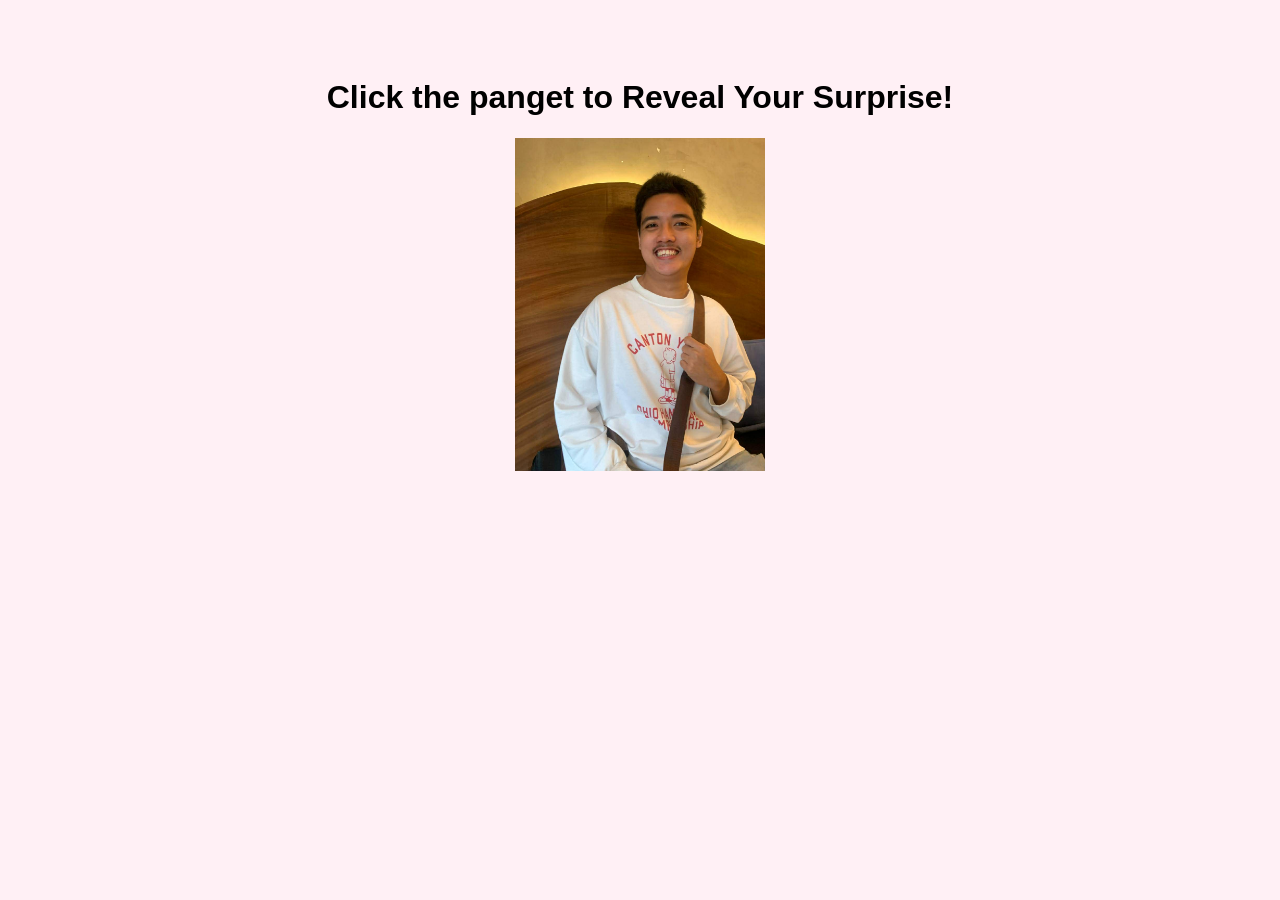
<file: index.html>
<!DOCTYPE html>
<html>
<head>
  <title>To my love</title>
   <meta name="viewport" content="width=device-width, initial-scale=1.0">
  <link rel="stylesheet" href="style.css">
</head>
<body>
  <h1>Click the panget to Reveal Your Surprise!</h1>
  
  <div class="picture-container">
    <img id="picture" src="meme ni along.png" alt="meme ni along">
  </div>

   <div id="surprise" class="hidden">
    <h2> Im sorry love</h2>
    <p>Sorry na pero dapat magsorry karin ginalit moko!</p>
  </div>
  <script src="script.js"></script>
</body>
</html>
</file>
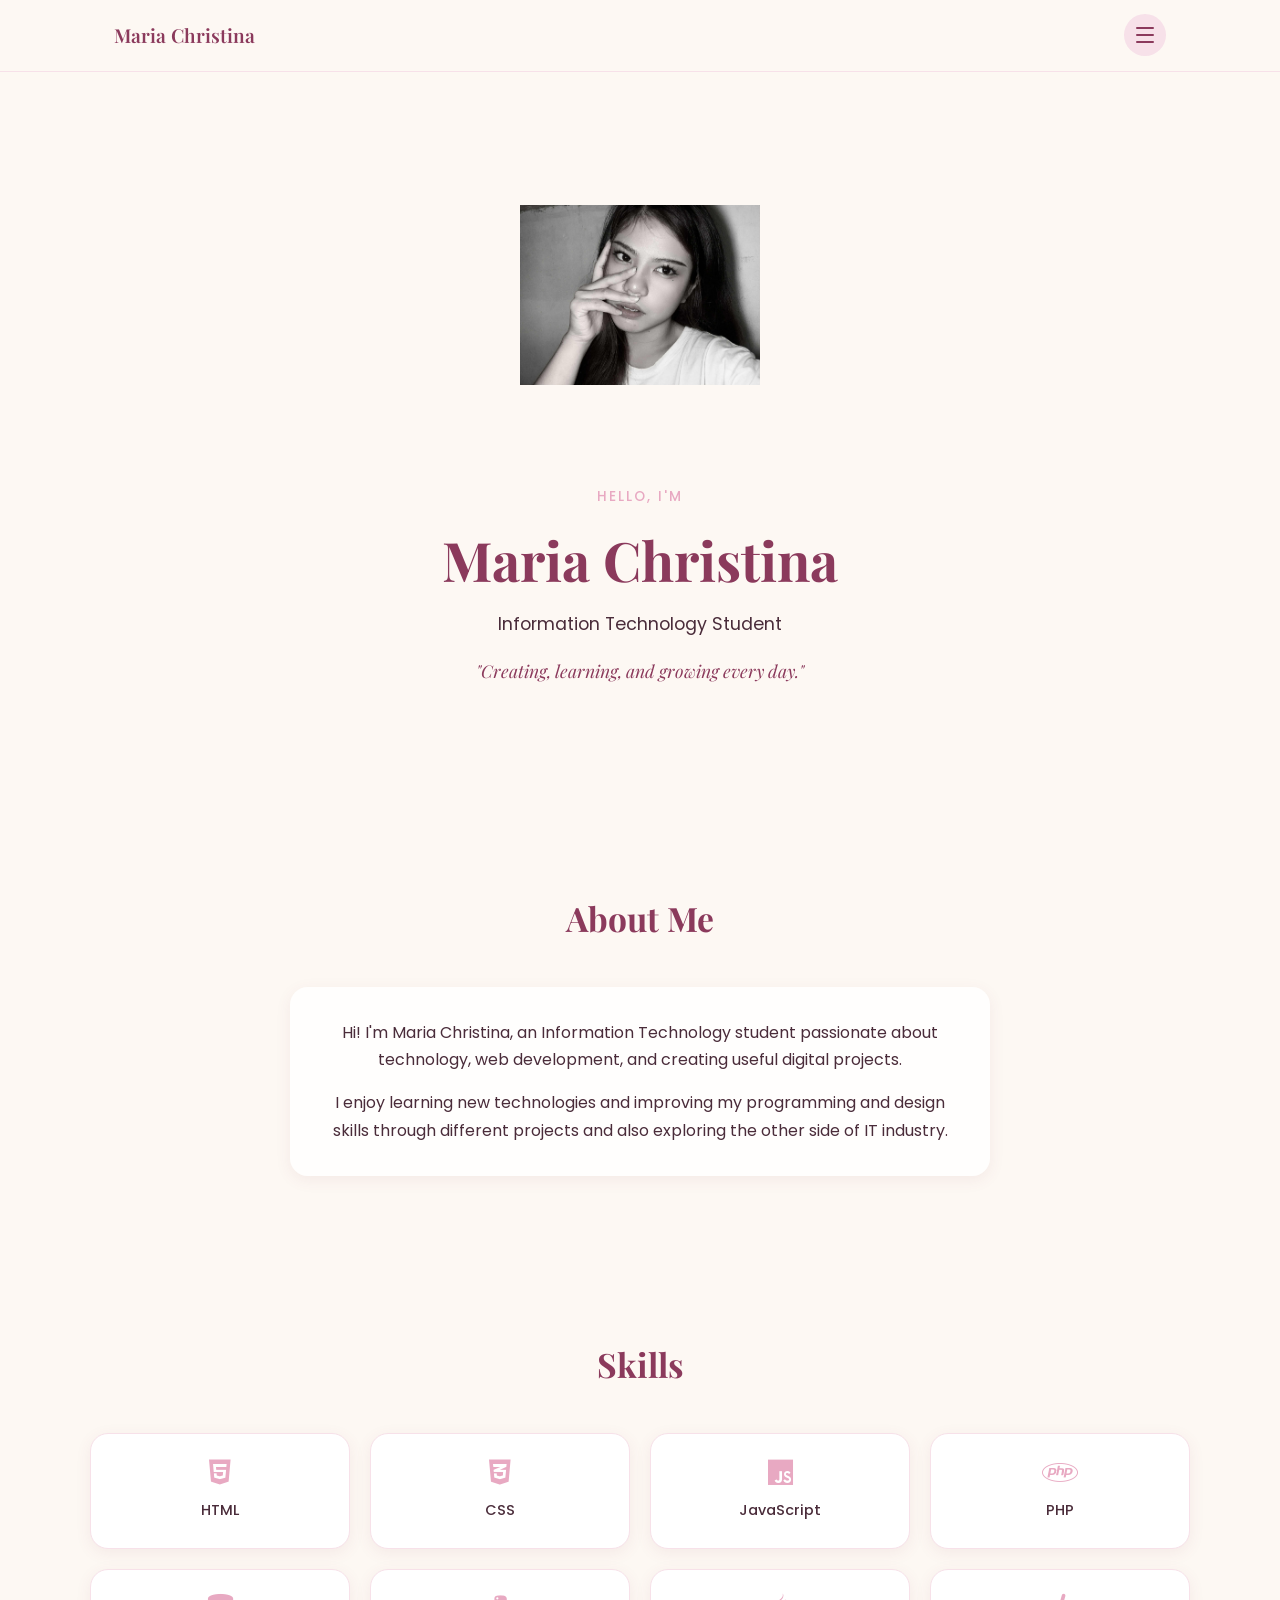
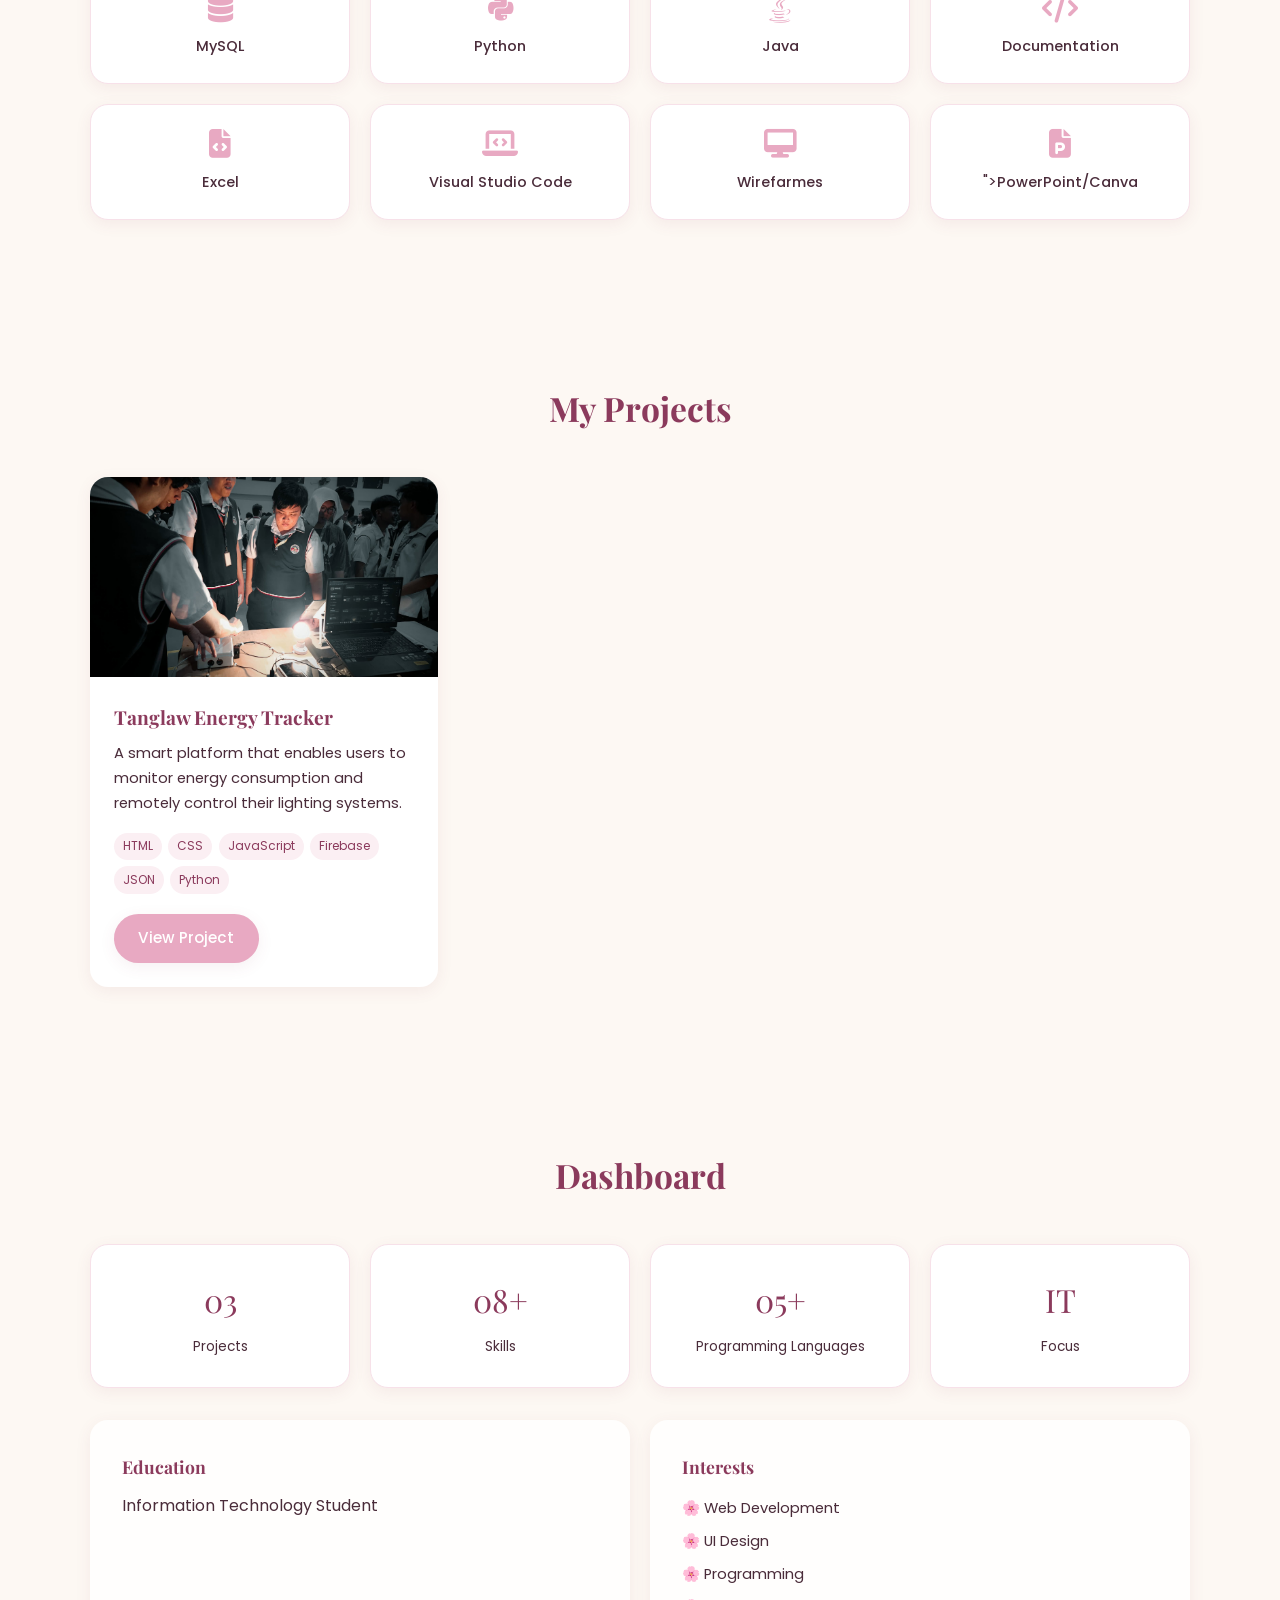
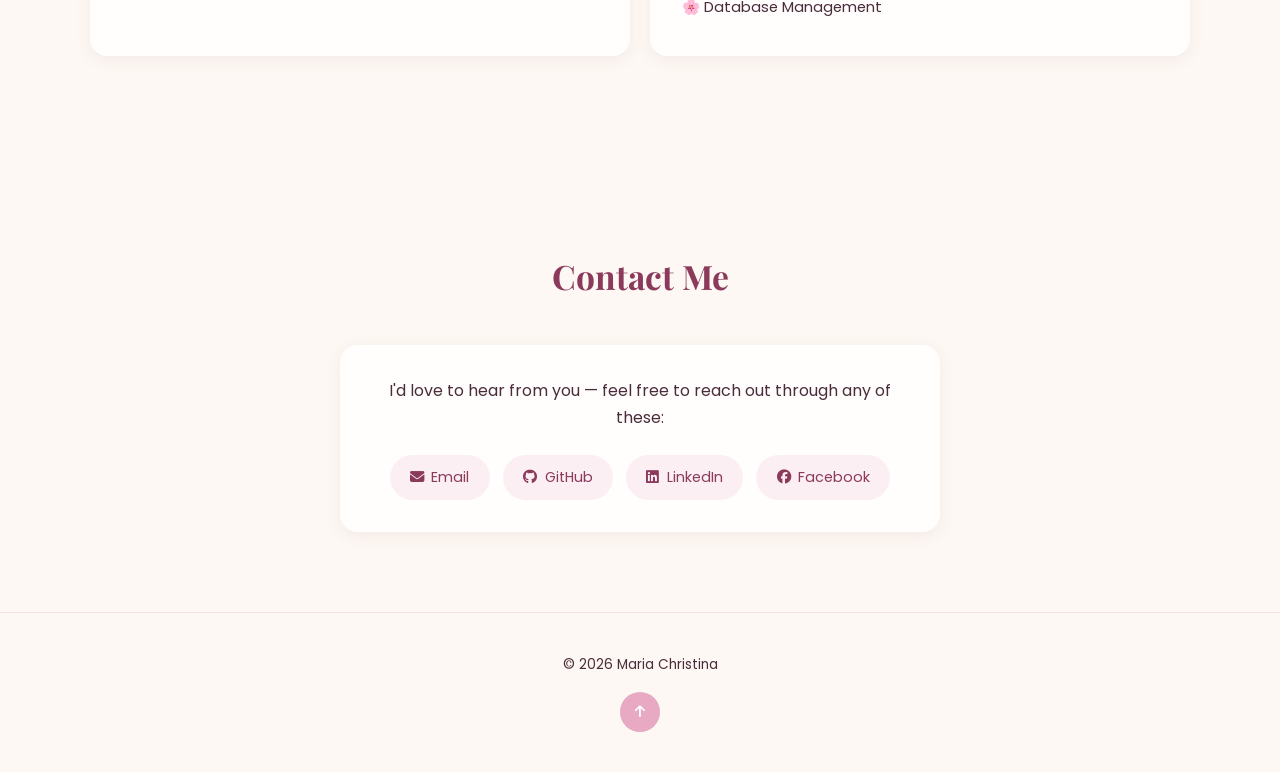
<file: Frontpage.html>
<!DOCTYPE html>
<html lang="en">
<head>
  <meta charset="UTF-8">
  <meta name="viewport" content="width=device-width, initial-scale=1.0">
  <title>Maria Christina | IT Student Portfolio</title>
  <meta name="description" content="Personal portfolio of Maria Christina, an Information Technology student.">

  <!-- Google Fonts: Playfair Display (elegant s erif for headings) + Poppins (clean sans-serif body) -->
  <link rel="preconnect" href="https://fonts.googleapis.com">
  <link href="https://fonts.googleapis.com/css2?family=Playfair+Display:ital,wght@0,500;0,600;0,700;1,500&family=Poppins:wght@300;400;500;600&display=swap" rel="stylesheet">

  <!-- Font Awesome for the hamburger icon and contact icons -->
  <link rel="stylesheet" href="https://cdnjs.cloudflare.com/ajax/libs/font-awesome/6.5.1/css/all.min.css">

  <link rel="stylesheet" href="Frontpage.css">
</head>
<body>

  <!-- ============================================================
       NAVIGATION
  ============================================================ -->
  <header class="navbar">
    <div class="navbar__inner">
      <a href="#home" class="navbar__logo">Maria Christina</a>

      <!-- Hamburger button — three lines, toggles the dropdown menu -->
      <button class="hamburger" id="hamburgerBtn" aria-label="Open menu" aria-expanded="false" aria-controls="navMenu">
        <span></span>
        <span></span>
        <span></span>
      </button>
    </div>

    <!-- Dropdown navigation menu -->
    <nav class="nav-menu" id="navMenu" aria-label="Main navigation">
      <a href="#home">Home</a>
      <a href="#about">About</a>
      <a href="#skills">Skills</a>
      <a href="#projects">Projects</a>
      <a href="#dashboard">Dashboard</a>
      <a href="#contact">Contact</a>
    </nav>
  </header>

  <main>

    <!-- ============================================================
         HERO / HOME SECTION
    ============================================================ -->
    <section id="home" class="hero fade-in">
      <div class="hero__inner">

        <!-- Profile photo with decorative flowers positioned around it.
             Everything is inside .photo-frame, so the flowers always
             move together with the photo. -->
        <div class="photo-frame">
          <!-- CHANGE YOUR PROFILE PHOTO HERE -->
          <img src="profile.png" alt="Photo of Maria Christina" class="profile picture">

        </div>

        <div class="hero__text">
          <p class="hero__eyebrow">HELLO, I'M</p>
          <!-- CHANGE YOUR NAME HERE -->
          <h1 class="hero__name">Maria Christina</h1>
          <p class="hero__role">Information Technology Student</p>
          <!-- CHANGE YOUR MOTTO HERE -->
          <p class="hero__motto">"Creating, learning, and growing every day."</p>
        </div>

      </div>
    </section>

    <!-- ============================================================
         ABOUT ME SECTION
    ============================================================ -->
    <section id="about" class="section">
      <div class="section__inner">
        <h2 class="section__title">About Me</h2>
        <div class="card about-card fade-in">
          <!-- CHANGE YOUR ABOUT ME TEXT HERE -->
          <p>
            Hi! I'm Maria Christina, an Information Technology student passionate
            about technology, web development, and creating useful digital projects.
          </p>
          <p>
            I enjoy learning new technologies and improving my programming and
            design skills through different projects and also exploring the other
             side of IT industry.
          </p>
        </div>
      </div>
    </section>

    <!-- ============================================================
         SKILLS SECTION
    ============================================================ -->
    <section id="skills" class="section">
      <div class="section__inner">
        <h2 class="section__title">Skills</h2>

        <!--  SKILLS  -->
        <div class="skills-grid">
          <div class="skill-card fade-in"><i class="fa-brands fa-html5"></i><span>HTML</span></div>
          <div class="skill-card fade-in"><i class="fa-brands fa-css3-alt"></i><span>CSS</span></div>
          <div class="skill-card fade-in"><i class="fa-brands fa-js"></i><span>JavaScript</span></div>
          <div class="skill-card fade-in"><i class="fa-brands fa-php"></i><span>PHP</span></div>
          <div class="skill-card fade-in"><i class="fa-solid fa-database"></i><span>MySQL</span></div>
          <div class="skill-card fade-in"><i class="fa-brands fa-python"></i><span>Python</span></div>
          <div class="skill-card fade-in"><i class="fa-brands fa-java"></i><span>Java</span></div>
          <div class="skill-card fade-in"><i class="fa-solid fa-code"></i><span>Documentation</span></div>
          <div class="skill-card fade-in"><i class="fa-solid fa-file-code"></i><span>Excel</span></div>
          <div class="skill-card fade-in"><i class="fa-solid fa-laptop-code"></i><span>Visual Studio Code</span></div>
          <div class="skill-card fade-in"><i class="fa-solid  fa-desktop "></i></i><span>Wirefarmes</span></div>
          <div class="skill-card fade-in"><i class="fa-solid fas fa-file-powerpoint"></i>"></i><span>PowerPoint/Canva</span></div></div>
      </div>
    </section>

    <!-- ============================================================
         PROJECTS SECTION.
    ============================================================ -->
    <section id="projects" class="section">
      <div class="section__inner">
        <h2 class="section__title">My Projects</h2>

        <div class="projects-grid">

          <!-- PROJECT 1 -->
      <article class="project-card fade-in">

    <img src="Tanglawproject.jpg"
         alt="Tanglaw Energy Tracker"
         class="project-card__img">

    <div class="project-card__body">

        <h3>Tanglaw Energy Tracker</h3>

        <p>
            A smart platform that enables users to
            monitor energy consumption and remotely
            control their lighting systems.
        </p>
        <div class="project-card__tags">
            <span>HTML</span>
            <span>CSS</span>
            <span>JavaScript</span>
            <span>Firebase</span>
            <span>JSON</span>
            <span>Python</span>
        </div>
        <a href="https://tanglaw-3ecd3.web.app/"
           class="btn btn--pink"
           target="_blank">
            View Project
        </a>
    </div>
</article>

         
</article>
      
</article>
      </div>
    </section>

    <!-- ============================================================
         DASHBOARD SECTION
    ============================================================ -->
    <section id="dashboard" class="section">
      <div class="section__inner">
        <h2 class="section__title">Dashboard</h2>

        <div class="dashboard-grid">
          <div class="dash-card fade-in"><span class="dash-card__number">03</span><span class="dash-card__label">Projects</span></div>
          <div class="dash-card fade-in"><span class="dash-card__number">08+</span><span class="dash-card__label">Skills</span></div>
          <div class="dash-card fade-in"><span class="dash-card__number">05+</span><span class="dash-card__label">Programming Languages</span></div>
          <div class="dash-card fade-in"><span class="dash-card__number">IT</span><span class="dash-card__label">Focus</span></div>
        </div>

        <div class="dashboard-extra">
          <div class="card fade-in">
            <h3>Education</h3>
            <p>Information Technology Student</p>
          </div>
          <div class="card fade-in">
            <h3>Interests</h3>
            <ul class="interests-list">
              <li>Web Development</li>
              <li>UI Design</li>
              <li>Programming</li>
              <li>Database Management</li>
            </ul>
          </div>
        </div>

       
      </div>
    </section>

    <!-- ============================================================
         CONTACT SECTION
    ============================================================ -->
    <section id="contact" class="section">
      <div class="section__inner">
        <h2 class="section__title">Contact Me</h2>
        <div class="card contact-card fade-in">
          <p>I'd love to hear from you — feel free to reach out through any of these:</p>
          <div class="contact-links">
            <!-- Replace href="#" with your real links -->
            <a href="mailto:mariachristinavillondo@gmail.com" class="contact-link"><i class="fa-solid fa-envelope"></i> Email</a>
            <a href="https://github.com/mariachristinavillondo-del" class="contact-link" target="_blank" rel="noopener"><i class="fa-brands fa-github"></i> GitHub</a>
            <a href="https://www.linkedin.com/in/maria-christina-villondo-b6b93042a/" class="contact-link" target="_blank" rel="noopener"><i class="fa-brands fa-linkedin"></i> LinkedIn</a>
            <a href="https://www.facebook.com/christina.villondo.92" class="contact-link" target="_blank" rel="noopener"><i class="fa-brands fa-facebook"></i> Facebook</a>
          </div>
        </div>
      </div>
    </section>

  </main>

  <!-- ============================================================
       FOOTER
  ============================================================ -->
  <footer class="footer">
    <p>&copy; 2026 Maria Christina</p>
    <button id="backToTopBtn" class="back-to-top" aria-label="Back to top">
      <i class="fa-solid fa-arrow-up"></i>
    </button>
  </footer>

  <script src="Frontpage.js"></script>
</body>
</html>
</file>
<file: style.css>
body {
  text-align: center;
  font-family: Arial, sans-serif;
  background-color: #fff0f5;
  padding: 50px;
}

.picture-container img {
  width: 250px;
  cursor: pointer;
  transition: transform 0.3s;
}

.picture-container img:hover {
  transform: scale(1.1);
}

.hidden {
  display: none;
}

#surprise {
  margin-top: 20px;
  color: #ff69b4;
  animation: fadeIn 1s ease-in forwards;
}

@keyframes fadeIn {
  from { opacity: 0; }
  to { opacity: 1; }
}
body {
  max-width: 100%;
}

img {
  max-width: 100%;
  height: auto;
}
</file>
<file: Frontpage.css>
/* ==========================================================================
   MARIA CHRISTINA — PORTFOLIO STYLESHEET
   A soft pink, dreamy, vintage-floral themed IT student portfolio.

   TABLE OF CONTENTS
   1. CHANGE YOUR COLORS HERE (CSS Variables)
   2. Reset & Base
   3. Utility classes
   4. Navigation
   5. Hero / Home
   6. About
   7. Skills
   8. Projects
   9. Dashboard + Background Customizer
   10. Contact
   11. Footer
   12. Animations
   13. Responsive (tablet 768px, mobile 480px)
   ========================================================================== */

/* ==========================================================================
   1. CHANGE YOUR COLORS HERE
   Every color on the site is built from these variables. Change a value
   here and it updates everywhere automatically.
   ========================================================================== */
:root {
  --pink: #E8A9C2;          /* main accent pink */
  --light-pink: #F7E1E9;    /* light backgrounds, borders */
  --soft-pink: #FBEFF3;     /* very light section backgrounds */
  --cream: #FDF8F3;         /* warm background base */
  --dark-pink: #8B3A5C;     /* muted burgundy — headings, buttons */
  --text: #4A2C3A;          /* main body text color */
  --white: #FFFFFF;

  --font-heading: "Playfair Display", Georgia, serif;
  --font-body: "Poppins", -apple-system, sans-serif;

  --radius: 18px;
  --shadow-soft: 0 8px 24px rgba(139, 58, 92, 0.1);
  --shadow-card: 0 4px 16px rgba(139, 58, 92, 0.08);
  --transition: 0.3s ease;
}

/* ==========================================================================
   2. RESET & BASE
   ========================================================================== */
* { box-sizing: border-box; margin: 0; padding: 0; }

html { scroll-behavior: smooth; }

body {
  font-family: var(--font-body);
  background-color: var(--cream);
  color: var(--text);
  line-height: 1.7;
  overflow-x: hidden; /* guards against any accidental horizontal scroll */

  /* Custom background image support (set by JavaScript) */
  background-size: cover;
  background-position: center;
  background-attachment: fixed;
  background-repeat: no-repeat;
}

/* Soft overlay so text stays readable if a custom background is applied */
body.has-custom-bg::before {
  content: "";
  position: fixed;
  inset: 0;
  background: rgba(253, 248, 243, 0.82);
  z-index: -1;
}

img { max-width: 100%; display: block; }

a { color: inherit; text-decoration: none; }

ul { list-style: none; }

h1, h2, h3 {
  font-family: var(--font-heading);
  color: var(--dark-pink);
}

button { font-family: inherit; cursor: pointer; }

/* Visible focus states for keyboard users */
a:focus-visible,
button:focus-visible,
input:focus-visible {
  outline: 3px solid var(--dark-pink);
  outline-offset: 3px;
  border-radius: 4px;
}

/* ==========================================================================
   3. UTILITY CLASSES
   ========================================================================== */
.section { padding: 5rem 1.5rem; }

.section__inner { max-width: 1100px; margin: 0 auto; }

.section__title {
  font-size: 2.1rem;
  text-align: center;
  margin-bottom: 2.5rem;
}

.card {
  background: rgba(255, 255, 255, 0.85);
  border-radius: var(--radius);
  box-shadow: var(--shadow-card);
  padding: 2rem;
}

.btn {
  display: inline-flex;
  align-items: center;
  gap: 0.5em;
  padding: 0.75em 1.6em;
  border-radius: 999px;
  font-size: 0.95rem;
  font-weight: 500;
  transition: transform var(--transition), box-shadow var(--transition), background var(--transition);
  border: none;
}

.btn--pink {
  background: var(--pink);
  color: var(--white);
  box-shadow: var(--shadow-card);
}

.btn--pink:hover { background: var(--dark-pink); transform: translateY(-2px); }

.btn--outline {
  background: var(--white);
  color: var(--dark-pink);
  border: 1.5px solid var(--pink);
}

.btn--outline:hover { background: var(--light-pink); transform: translateY(-2px); }

/* Visually hides the native file input while keeping it accessible;
   the styled label above acts as the clickable button */
.visually-hidden-input {
  position: absolute;
  width: 1px; height: 1px;
  overflow: hidden;
  clip: rect(0 0 0 0);
  white-space: nowrap;
}

/* ==========================================================================
   4. NAVIGATION
   A very thin fixed bar. The hamburger opens a dropdown menu.
   ========================================================================== */
.navbar {
  position: fixed;
  top: 0; left: 0; right: 0;
  z-index: 100;
  background: rgba(253, 248, 243, 0.9);
  backdrop-filter: blur(8px);
  border-bottom: 1px solid var(--light-pink); /* the thin 1px line */
}

.navbar__inner {
  max-width: 1100px;
  margin: 0 auto;
  padding: 0.9rem 1.5rem;
  display: flex;
  align-items: center;
  justify-content: space-between;
}

.navbar__logo {
  font-family: var(--font-heading);
  font-size: 1.2rem;
  color: var(--dark-pink);
  font-weight: 600;
}

/* Hamburger button — three small lines */
.hamburger {
  width: 42px; height: 42px;
  border-radius: 50%;
  background: var(--light-pink);
  border: none;
  display: flex;
  flex-direction: column;
  align-items: center;
  justify-content: center;
  gap: 5px;
  transition: background var(--transition);
}

.hamburger:hover { background: var(--pink); }

.hamburger span {
  width: 18px; height: 2px;
  background: var(--dark-pink);
  border-radius: 2px;
  transition: transform var(--transition), opacity var(--transition);
}

/* Turns the three lines into an X when the menu is open */
.hamburger.is-open span:nth-child(1) { transform: translateY(7px) rotate(45deg); }
.hamburger.is-open span:nth-child(2) { opacity: 0; }
.hamburger.is-open span:nth-child(3) { transform: translateY(-7px) rotate(-45deg); }

/* Dropdown menu — hidden by default, slides open via JS toggling .is-open */
.nav-menu {
  max-height: 0;
  overflow: hidden;
  background: var(--white);
  display: flex;
  flex-direction: column;
  align-items: center;
  transition: max-height var(--transition), box-shadow var(--transition);
}

.nav-menu.is-open {
  max-height: 400px;
  box-shadow: var(--shadow-soft);
}

.nav-menu a {
  padding: 1rem;
  width: 100%;
  text-align: center;
  color: var(--text);
  border-top: 1px solid var(--soft-pink);
  transition: background var(--transition), color var(--transition);
}

.nav-menu a:hover { background: var(--soft-pink); color: var(--dark-pink); }

/* ==========================================================================
   5. HERO / HOME
   ========================================================================== */
.hero {
  padding: 9rem 1.5rem 4rem;
  min-height: 90vh;
  display: flex;
  align-items: center;
}

.hero__inner {
  max-width: 1100px;
  margin: 0 auto;
  display: flex;
  flex-direction: column;
  align-items: center;
  gap: 2.5rem;
  text-align: center;
}

/* Photo + flowers container — flowers are positioned relative to THIS,
   so if you move .photo-frame, the flowers move with it automatically */
.photo-frame {
  position: relative;
  width: 240px;
  height: 240px;
  flex-shrink: 0;
}

.photo-frame__img {
  width: 100%;
  height: 100%;
  object-fit: cover;
  border-radius: 50%;
  border: 5px solid var(--white);
  box-shadow: var(--shadow-soft);
  position: relative;
  z-index: 2;
}

/* Decorative flowers overlap the circle's edge slightly */
.flower {
  position: absolute;
  width: 90px;
  z-index: 3;
  filter: drop-shadow(0 4px 10px rgba(139, 58, 92, 0.2));
  transition: transform var(--transition);
  pointer-events: none; /* flowers never block clicks on the photo */
}

.flower--top-left { top: -18px; left: -22px; transform: rotate(-12deg); }
.flower--bottom-right { bottom: -20px; right: -24px; transform: rotate(10deg); }

/* Gentle hover animation — hovering the photo nudges the flowers */
.photo-frame:hover .flower--top-left { transform: rotate(-18deg) translate(-4px, -4px); }
.photo-frame:hover .flower--bottom-right { transform: rotate(16deg) translate(4px, 4px); }

.hero__eyebrow {
  letter-spacing: 0.15em;
  font-size: 0.85rem;
  color: var(--pink);
  font-weight: 500;
}

.hero__name {
  font-size: clamp(2.2rem, 5vw, 3.4rem);
  margin: 0.4rem 0 0.2rem;
}

.hero__role {
  font-size: 1.1rem;
  color: var(--text);
  margin-bottom: 1rem;
}

.hero__motto {
  font-family: var(--font-heading);
  font-style: italic;
  color: var(--dark-pink);
  font-size: 1.1rem;
}

/* ==========================================================================
   6. ABOUT
   ========================================================================== */
.about-card { max-width: 700px; margin: 0 auto; text-align: center; }
.about-card p { margin-bottom: 1rem; }
.about-card p:last-child { margin-bottom: 0; }

/* ==========================================================================
   7. SKILLS
   ========================================================================== */
.skills-grid {
  display: grid;
  grid-template-columns: repeat(4, 1fr);
  gap: 1.25rem;
}

.skill-card {
  background: var(--white);
  border-radius: var(--radius);
  box-shadow: var(--shadow-card);
  padding: 1.5rem 1rem;
  text-align: center;
  border: 1px solid var(--light-pink);
  transition: transform var(--transition), box-shadow var(--transition), border-color var(--transition);
}

.skill-card:hover {
  transform: translateY(-5px);
  box-shadow: var(--shadow-soft);
  border-color: var(--pink);
}

.skill-card i { font-size: 1.8rem; color: var(--pink); display: block; margin-bottom: 0.6rem; }
.skill-card span { font-size: 0.9rem; font-weight: 500; }

/* ==========================================================================
   8. PROJECTS
   ========================================================================== */
.projects-grid {
    display: grid;
    grid-template-columns: repeat(3, 1fr);
    gap: 1.75rem;
}

.project-card {
    background: var(--white);
    border-radius: var(--radius);
    overflow: hidden;
    box-shadow: var(--shadow-card);
}

.project-card:hover {
    transform: translateY(-6px);
    box-shadow: var(--shadow-soft);
}

.project-card__img {
    width: 100%;
    height: 200px;
    object-fit: cover;
}

.project-card__body {
    padding: 1.5rem;
}

.project-card__body h3 {
    font-size: 1.2rem;
    margin-bottom: 0.5rem;
    color: var(--dark-pink);
}

.project-card__body p {
    font-size: 0.92rem;
    margin-bottom: 1rem;
}

.project-card__tags {
    display: flex;
    flex-wrap: wrap;
    gap: 0.4rem;
    margin-bottom: 1.25rem;
}

.project-card__tags span {
    font-size: 0.75rem;
    background: var(--soft-pink);
    color: var(--dark-pink);
    padding: 0.3em 0.75em;
    border-radius: 999px;
}


/* ==========================================================================
   9. DASHBOARD + BACKGROUND CUSTOMIZER
   ========================================================================== */
.dashboard-grid {
  display: grid;
  grid-template-columns: repeat(4, 1fr);
  gap: 1.25rem;
  margin-bottom: 2rem;
}

.dash-card {
  background: var(--white);
  border-radius: var(--radius);
  box-shadow: var(--shadow-card);
  padding: 1.75rem 1rem;
  text-align: center;
  border: 1px solid var(--light-pink);
}

.dash-card__number {
  display: block;
  font-family: var(--font-heading);
  font-size: 2rem;
  color: var(--dark-pink);
  margin-bottom: 0.3rem;
}

.dash-card__label { font-size: 0.85rem; color: var(--text); }

.dashboard-extra {
  display: grid;
  grid-template-columns: 1fr 1fr;
  gap: 1.25rem;
  margin-bottom: 2rem;
}

.dashboard-extra h3 { margin-bottom: 0.6rem; font-size: 1.1rem; }

.interests-list li { padding: 0.25rem 0; font-size: 0.92rem; }
.interests-list li::before { content: "🌸 "; }

.bg-customizer__note { font-size: 0.85rem; color: var(--text); margin: 0.75rem 0 1.25rem; }
.bg-customizer__controls { display: flex; flex-wrap: wrap; gap: 0.75rem; }

/* ==========================================================================
   10. CONTACT
   ========================================================================== */
.contact-card { max-width: 600px; margin: 0 auto; text-align: center; }

.contact-links {
  display: flex;
  flex-wrap: wrap;
  justify-content: center;
  gap: 0.85rem;
  margin-top: 1.5rem;
}

.contact-link {
  display: inline-flex;
  align-items: center;
  gap: 0.5em;
  padding: 0.7em 1.4em;
  background: var(--soft-pink);
  color: var(--dark-pink);
  border-radius: 999px;
  font-size: 0.9rem;
  transition: background var(--transition), transform var(--transition);
}

.contact-link:hover { background: var(--pink); color: var(--white); transform: translateY(-2px); }

/* ==========================================================================
   11. FOOTER
   ========================================================================== */
.footer {
  text-align: center;
  padding: 2.5rem 1.5rem;
  border-top: 1px solid var(--light-pink);
  font-size: 0.85rem;
  color: var(--text);
  position: relative;
}

.back-to-top {
  display: inline-flex;
  align-items: center;
  justify-content: center;
  width: 40px; height: 40px;
  border-radius: 50%;
  background: var(--pink);
  color: var(--white);
  border: none;
  margin-top: 1rem;
  transition: background var(--transition), transform var(--transition);
}

.back-to-top:hover { background: var(--dark-pink); transform: translateY(-3px); }

/* ==========================================================================
   12. ANIMATIONS
   Minimal and elegant — a gentle fade/rise as sections come into view.
   The ".is-visible" class is added by script.js via IntersectionObserver.
   ========================================================================== */
.fade-in {
  opacity: 0;
  transform: translateY(16px);
  transition: opacity 0.7s ease, transform 0.7s ease;
}

.fade-in.is-visible { opacity: 1; transform: translateY(0); }

@media (prefers-reduced-motion: reduce) {
  * { animation: none !important; transition: none !important; }
}

/* ==========================================================================
   13. RESPONSIVE DESIGN
   ========================================================================== */

/* ---- Tablet ---- */
@media (max-width: 768px) {
  .skills-grid { grid-template-columns: repeat(3, 1fr); }
  .projects-grid { grid-template-columns: repeat(2, 1fr); }
  .dashboard-grid { grid-template-columns: repeat(2, 1fr); }
  .dashboard-extra { grid-template-columns: 1fr; }

  .hero__inner { flex-direction: column; }
}

/* ---- Mobile ---- */
@media (max-width: 480px) {
  .section { padding: 3.5rem 1.25rem; }
  .section__title { font-size: 1.7rem; }

  .photo-frame { width: 190px; height: 190px; }
  .flower { width: 68px; }

  .skills-grid { grid-template-columns: repeat(2, 1fr); }
  .projects-grid { grid-template-columns: 1fr; }
  .dashboard-grid { grid-template-columns: repeat(2, 1fr); }

  .bg-customizer__controls { flex-direction: column; align-items: stretch; }
  .bg-customizer__controls .btn { justify-content: center; }
}
</file>
